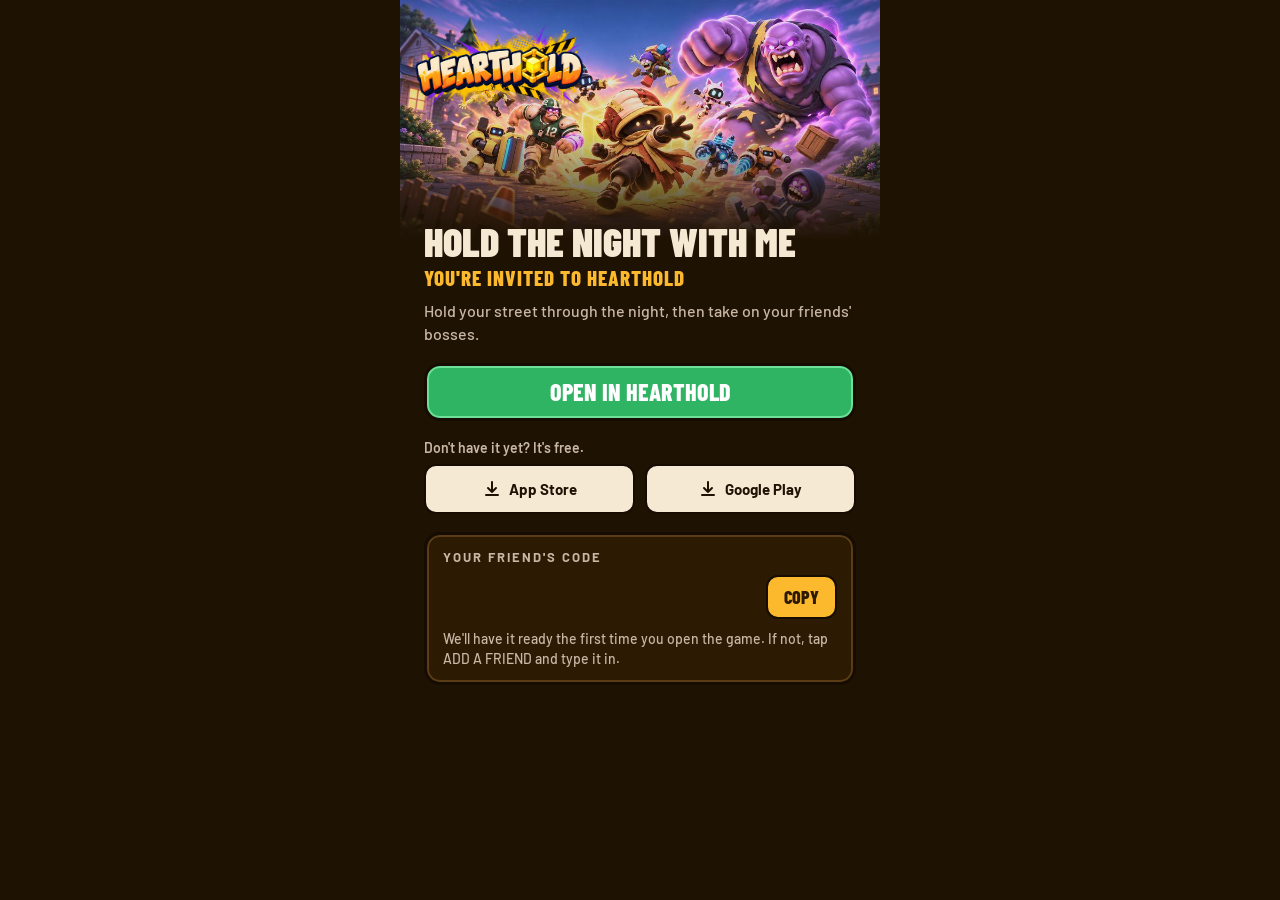
<file: f/index.html>
<!doctype html>
<html lang="en">
<head>
<meta charset="utf-8">
<meta name="viewport" content="width=device-width, initial-scale=1, viewport-fit=cover">
<!-- A friend invite (FRIENDS_DESIGN.md FR-7a). One static page for every code: /f/?c=CODE&n=street&k=keeper&l=level.
     A chat app reads only these tags, so its card is the same for everyone; the code is in the message and on this page.
     With Hearthold installed the phone opens the game instead (InviteLinks.cs, /.well-known on nanyka.github.io). -->
<title>Hold the night with me - Hearthold</title>
<meta name="description" content="Join me in Hearthold. Hold your street through the night. Free on iPhone and Android.">
<meta property="og:type" content="website">
<meta property="og:site_name" content="Hearthold">
<meta property="og:title" content="Hold the night with me">
<meta property="og:description" content="Join me in Hearthold. Free on iPhone and Android.">
<meta property="og:image" content="https://nanyka.github.io/heartholdgame/f/card.jpg">
<meta property="og:image:type" content="image/jpeg">
<meta property="og:image:width" content="1200">
<meta property="og:image:height" content="630">
<meta property="og:image:alt" content="Hearthold: Hold the night with me">
<meta name="twitter:card" content="summary_large_image">
<meta name="twitter:image" content="https://nanyka.github.io/heartholdgame/f/card.jpg">
<meta name="apple-itunes-app" content="app-id=6832479390">
<meta name="theme-color" content="#1E1203">
<link rel="icon" href="favicon.png">
<link rel="apple-touch-icon" href="apple-touch-icon.png">
<link rel="stylesheet" href="invite.css">
</head>
<body>
<main class="page">
<div class="hero">
<img class="hero-art" src="hero.jpg" alt="June leads the bots down Maple Row against the Hollows">
<div class="hero-shade"></div>
<img class="logo" src="logo.png" alt="Hearthold">
</div>
<div class="body">
<div class="heading">
<h1 id="title">Hold the night with me</h1>
<p class="street" id="street">You're invited to Hearthold</p>
<p class="keeper" id="keeper" hidden></p>
<p class="pitch">Hold your street through the night, then take on your friends' bosses.</p>
</div>
<a class="open" id="open" href="#">Open in Hearthold</a>
<div class="stores">
<p class="stores-label">Don't have it yet? It's free.</p>
<div class="store-row">
<a class="store" id="apple" href="https://apps.apple.com/app/id6832479390"><svg width="18" height="18" viewBox="0 0 18 18" aria-hidden="true"><path d="M9 2 L9 12 M5 8 L9 12 L13 8 M3 15 L15 15" fill="none" stroke="#1E1203" stroke-width="2" stroke-linecap="round" stroke-linejoin="round"/></svg>App Store</a>
<a class="store" id="google" href="https://play.google.com/store/apps/details?id=com.nanykalab.hearthold"><svg width="18" height="18" viewBox="0 0 18 18" aria-hidden="true"><path d="M9 2 L9 12 M5 8 L9 12 L13 8 M3 15 L15 15" fill="none" stroke="#1E1203" stroke-width="2" stroke-linecap="round" stroke-linejoin="round"/></svg>Google Play</a>
</div>
</div>
<section class="code-box" id="code-box" aria-labelledby="code-label" hidden>
<p class="code-label" id="code-label">Your friend's code</p>
<div class="code-row">
<span class="code" id="code"></span>
<button type="button" class="copy" id="copy">Copy</button>
</div>
<p class="code-note">We'll have it ready the first time you open the game. If not, tap ADD A FRIEND and type it in.</p>
</section>
</div>
</main>
<script>
(function () {
    // The same reading as the game's (FriendRules.CODE_ALPHABET, InviteLinks.cs): only the code means anything.
    var ALPHABET = "23456789ABCDEFGHJKMNPQRSTUVWXYZ";
    var KEEPERS = ["June", "Cal", "Gus", "Red", "Priya", "Dale", "Ines", "Bram"];
    var query = new URLSearchParams(location.search);

    var code = (query.get("c") || "").toUpperCase().replace(/[\s-]/g, "");
    var isCode = code.length === 8 && code.split("").every(function (read) { return ALPHABET.indexOf(read) >= 0; });
    var street = (query.get("n") || "").replace(/[^\p{L}\p{N} '\-]/gu, "").replace(/\s+/g, " ").trim().slice(0, 24);
    var keeperRead = (query.get("k") || "").toLowerCase();
    var keeper = KEEPERS.filter(function (name) { return name.toLowerCase() === keeperRead; })[0] || "";
    var level = parseInt(query.get("l") || "", 10);

    if (keeper) {
        document.getElementById("title").textContent = "Hold the night with " + keeper;
        document.title = "Hold the night with " + keeper + " - Hearthold";
    }

    if (street) {
        document.getElementById("street").textContent = street + " invited you";
    }

    if (keeper && level >= 1 && level <= 999) {
        var keeperLine = document.getElementById("keeper");
        keeperLine.textContent = keeper + ", level " + level;
        keeperLine.hidden = false;
    }

    function copy(text) {
        if (navigator.clipboard && navigator.clipboard.writeText) {
            return navigator.clipboard.writeText(text).catch(function () {});
        }
        return Promise.resolve();
    }

    if (!isCode) {
        document.getElementById("open").hidden = true;
        return;
    }

    document.getElementById("open").href = "hearthold://friend/" + code;
    document.getElementById("code").textContent = code.slice(0, 4) + " " + code.slice(4);
    document.getElementById("code-label").textContent = (keeper || "Your friend") + "'s friend code";
    document.getElementById("code-box").hidden = false;

    // Android: the store hands this to the game on its first open (the install referrer).
    document.getElementById("google").href += "&referrer=" + encodeURIComponent("friend=" + code);

    // iPhone: no referrer, so the link is copied and the game looks for it on its first open.
    document.getElementById("apple").addEventListener("click", function () { copy(location.href); });

    document.getElementById("copy").addEventListener("click", function () {
        copy(code).then(function () {
            var button = document.getElementById("copy");
            button.textContent = "Copied";
            setTimeout(function () { button.textContent = "Copy"; }, 1600);
        });
    });
})();
</script>
</body>
</html>
</file>
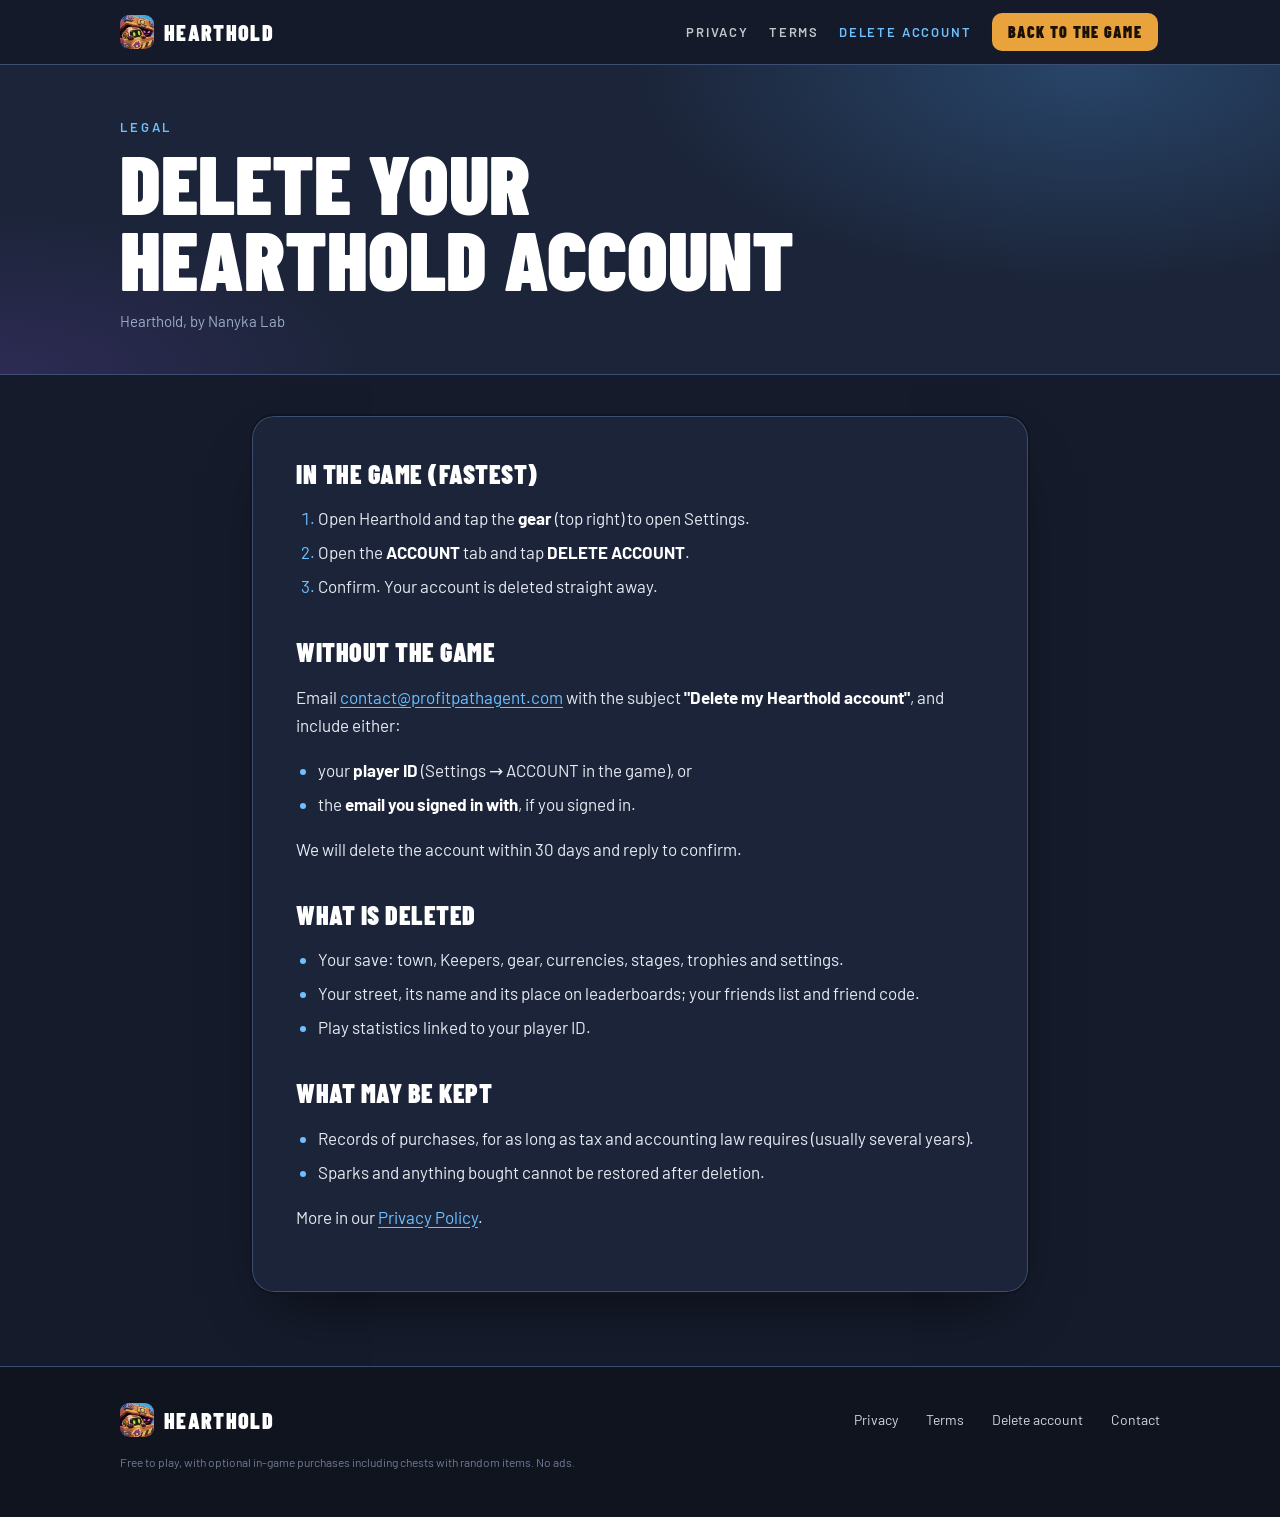
<file: delete-account.html>
<!doctype html>
<html lang="en">
<head>
<meta charset="utf-8">
<meta name="viewport" content="width=device-width, initial-scale=1">
<title>Delete Your Hearthold Account</title>
<meta name="theme-color" content="#151B2B">
<link rel="icon" href="icon.webp">
<link rel="preconnect" href="https://fonts.googleapis.com">
<link rel="preconnect" href="https://fonts.gstatic.com" crossorigin>
<link rel="stylesheet" href="https://fonts.googleapis.com/css2?family=Barlow+Condensed:wght@800;900&family=Barlow:wght@400;500;600&display=swap">
<link rel="stylesheet" href="style.css">
</head>
<body>
<header class="bar"><div class="in">
<a class="brand" href="index.html"><img src="icon.webp" alt="">HEARTHOLD</a>
<nav aria-label="Legal"><a href="privacy.html">Privacy</a><a href="terms.html">Terms</a><a href="delete-account.html" aria-current="page">Delete account</a></nav>
<a class="btn" href="index.html">Back to the game</a>
</div></header>
<section class="hero"><div class="in">
<p class="eyebrow">Legal</p>
<h1>Delete your Hearthold account</h1>
<p class="meta">Hearthold, by Nanyka Lab</p>
</div></section>
<main class="doc"><div class="card">

<h2>In the game (fastest)</h2>
<ol>
<li>Open Hearthold and tap the <strong>gear</strong> (top right) to open Settings.</li>
<li>Open the <strong>ACCOUNT</strong> tab and tap <strong>DELETE ACCOUNT</strong>.</li>
<li>Confirm. Your account is deleted straight away.</li>
</ol>

<h2>Without the game</h2>
<p>Email <a href="mailto:contact@profitpathagent.com?subject=Delete%20my%20Hearthold%20account">contact@profitpathagent.com</a>
with the subject <strong>"Delete my Hearthold account"</strong>, and include either:</p>
<ul>
<li>your <strong>player ID</strong> (Settings &rarr; ACCOUNT in the game), or</li>
<li>the <strong>email you signed in with</strong>, if you signed in.</li>
</ul>
<p>We will delete the account within 30 days and reply to confirm.</p>

<h2>What is deleted</h2>
<ul>
<li>Your save: town, Keepers, gear, currencies, stages, trophies and settings.</li>
<li>Your street, its name and its place on leaderboards; your friends list and friend code.</li>
<li>Play statistics linked to your player ID.</li>
</ul>

<h2>What may be kept</h2>
<ul>
<li>Records of purchases, for as long as tax and accounting law requires (usually several years).</li>
<li>Sparks and anything bought cannot be restored after deletion.</li>
</ul>

<p>More in our <a href="privacy.html">Privacy Policy</a>.</p>
</div></main>
<footer class="foot"><div class="in">
<a class="brand" href="index.html"><img src="icon.webp" alt="">HEARTHOLD</a>
<nav aria-label="Footer"><a href="privacy.html">Privacy</a><a href="terms.html">Terms</a><a href="delete-account.html">Delete account</a><a href="mailto:contact@profitpathagent.com">Contact</a></nav>
<p class="legal">Free to play, with optional in-game purchases including chests with random items. No ads.</p>
</div></footer>
</body>
</html>
</file>
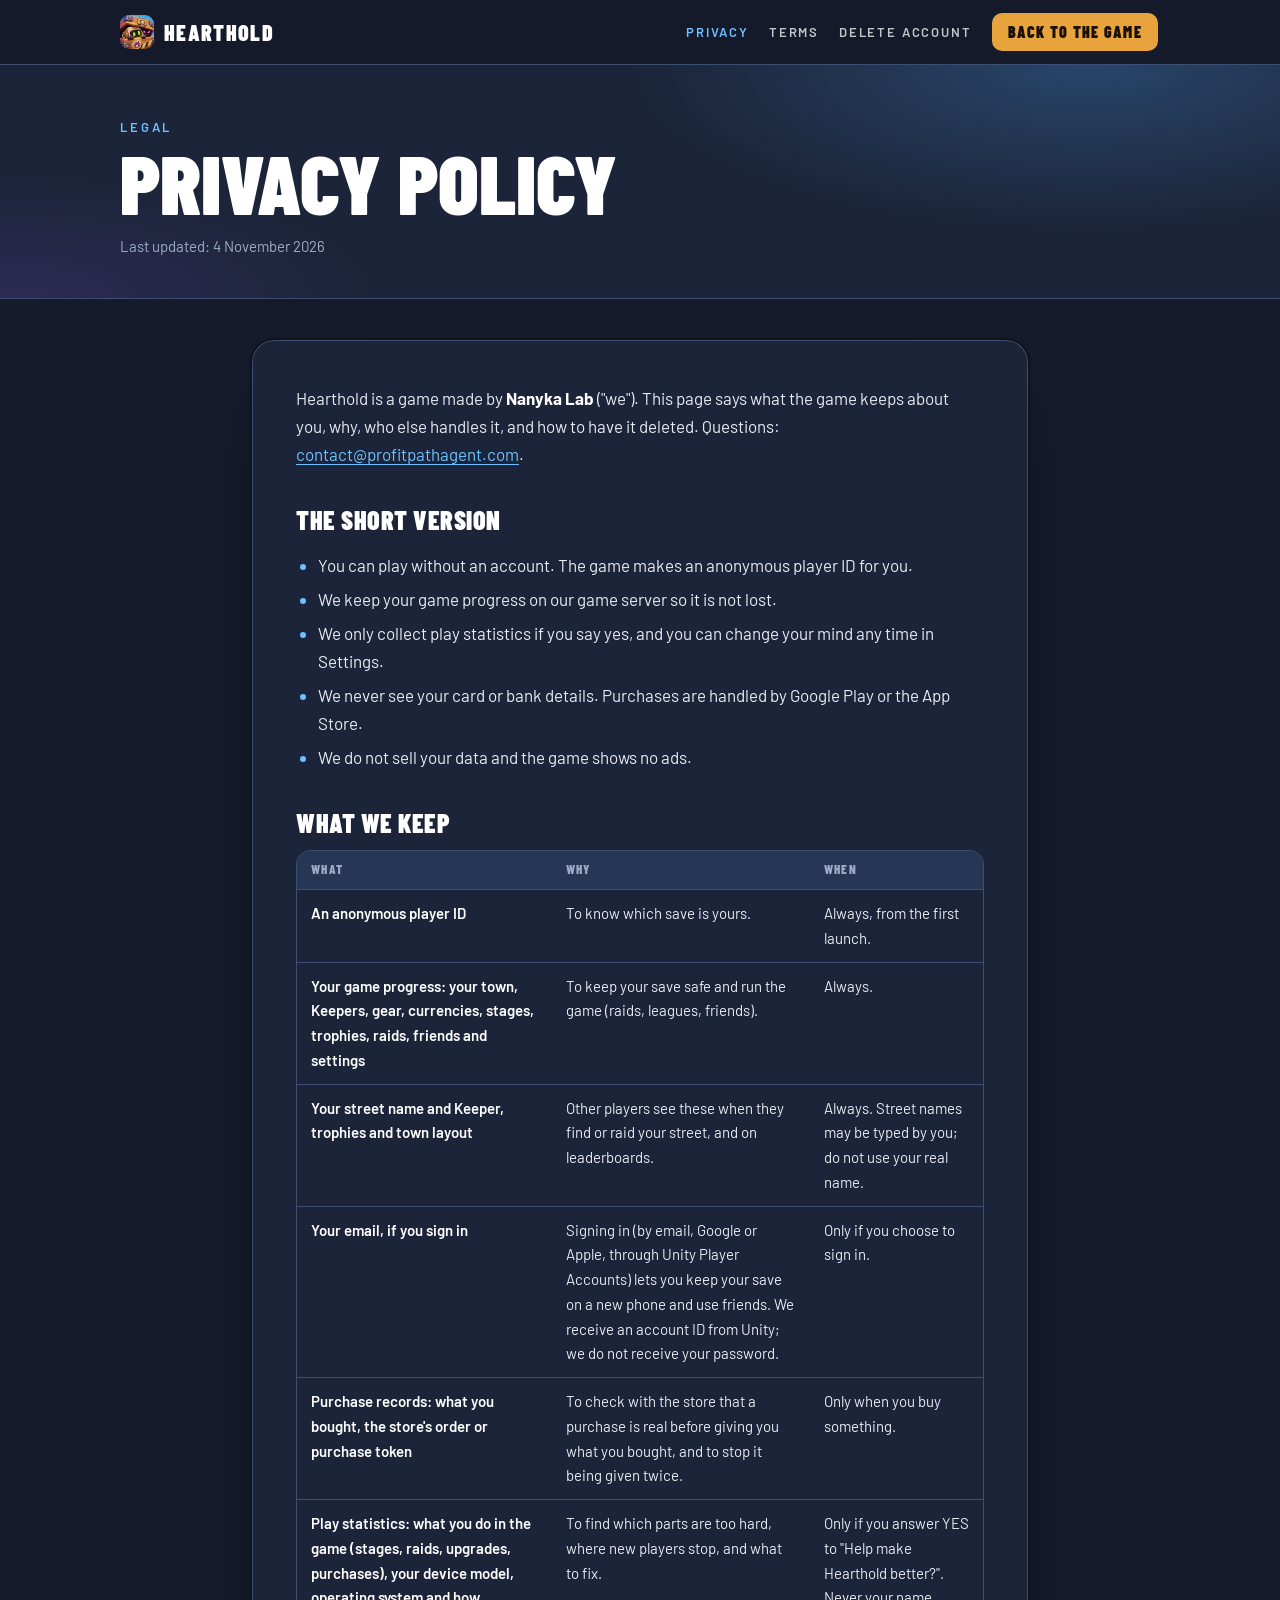
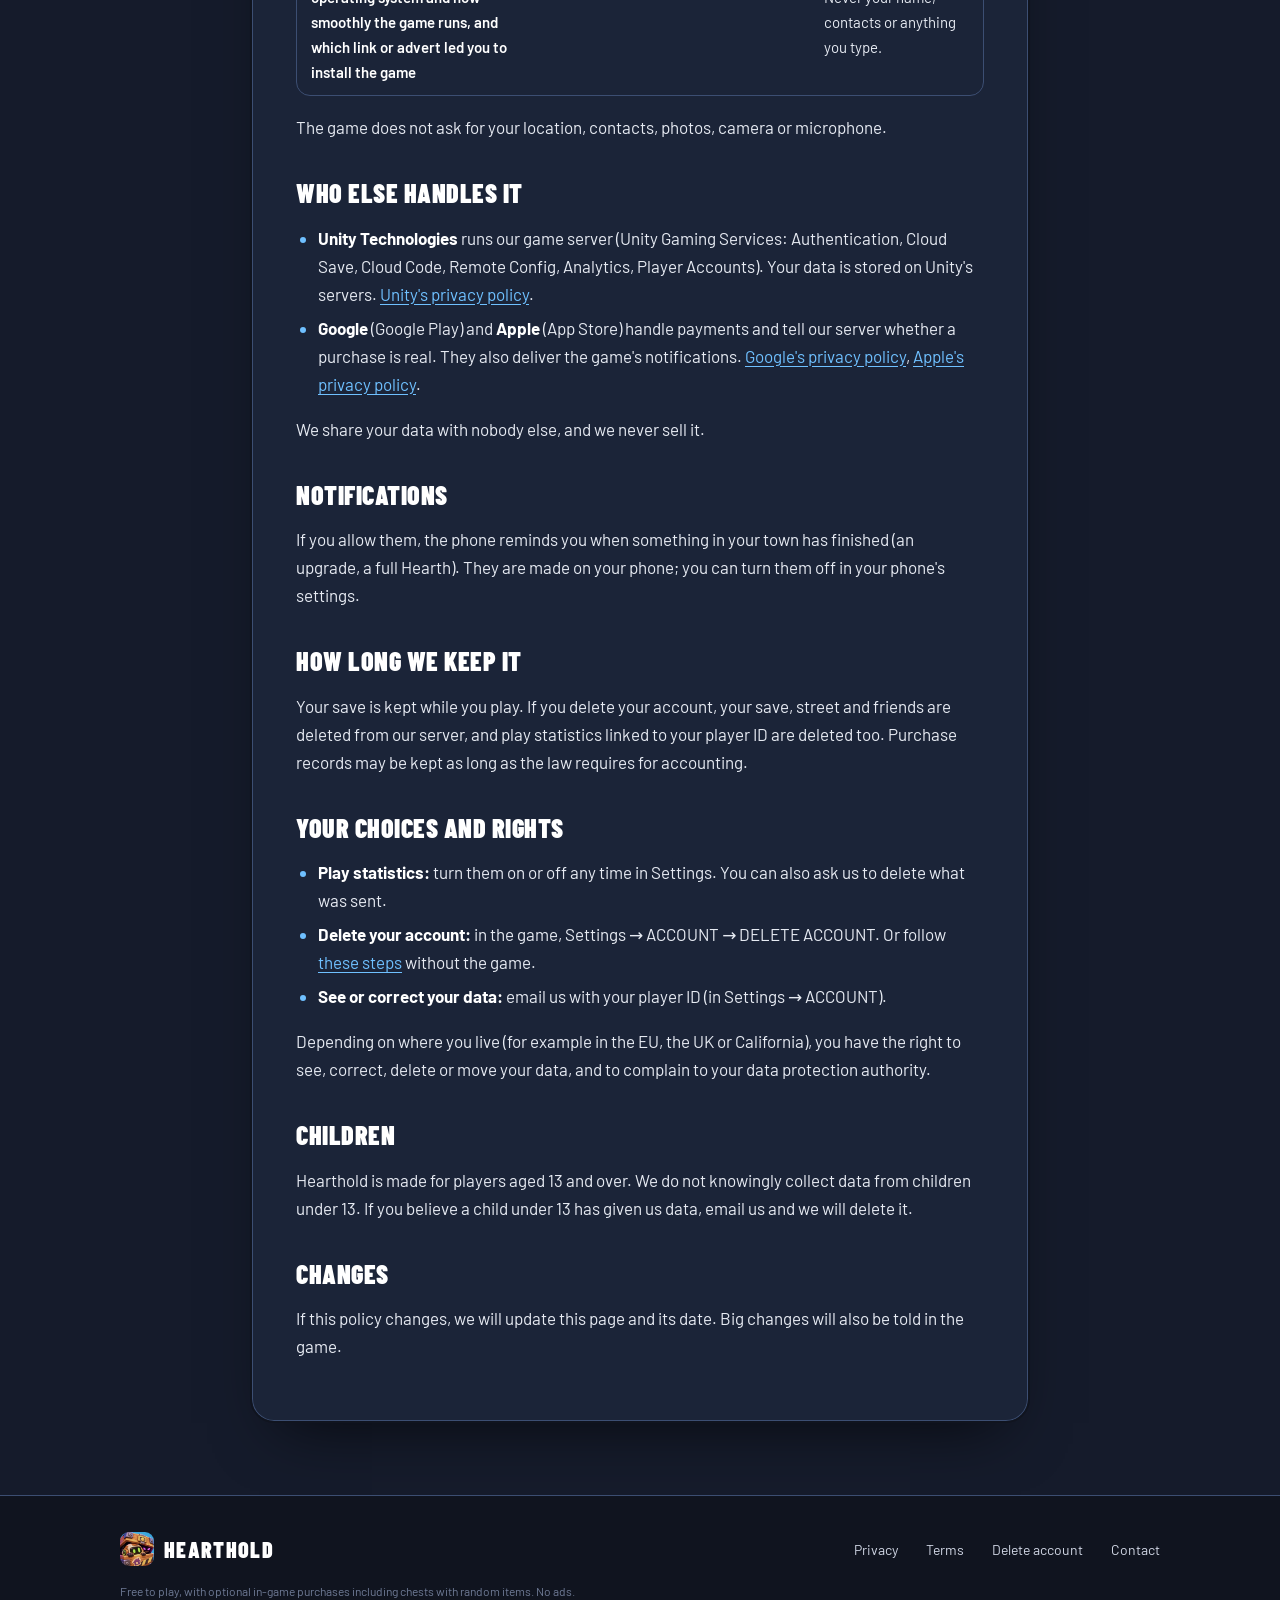
<file: privacy.html>
<!doctype html>
<html lang="en">
<head>
<meta charset="utf-8">
<meta name="viewport" content="width=device-width, initial-scale=1">
<title>Hearthold Privacy Policy</title>
<meta name="theme-color" content="#151B2B">
<link rel="icon" href="icon.webp">
<link rel="preconnect" href="https://fonts.googleapis.com">
<link rel="preconnect" href="https://fonts.gstatic.com" crossorigin>
<link rel="stylesheet" href="https://fonts.googleapis.com/css2?family=Barlow+Condensed:wght@800;900&family=Barlow:wght@400;500;600&display=swap">
<link rel="stylesheet" href="style.css">
</head>
<body>
<header class="bar"><div class="in">
<a class="brand" href="index.html"><img src="icon.webp" alt="">HEARTHOLD</a>
<nav aria-label="Legal"><a href="privacy.html" aria-current="page">Privacy</a><a href="terms.html">Terms</a><a href="delete-account.html">Delete account</a></nav>
<a class="btn" href="index.html">Back to the game</a>
</div></header>
<section class="hero"><div class="in">
<p class="eyebrow">Legal</p>
<h1>Privacy Policy</h1>
<p class="meta">Last updated: 4 November 2026</p>
</div></section>
<main class="doc"><div class="card">

<p>Hearthold is a game made by <strong>Nanyka Lab</strong> ("we"). This page says what the game keeps about you, why,
who else handles it, and how to have it deleted. Questions: <a href="mailto:contact@profitpathagent.com">contact@profitpathagent.com</a>.</p>

<h2>The short version</h2>
<ul>
<li>You can play without an account. The game makes an anonymous player ID for you.</li>
<li>We keep your game progress on our game server so it is not lost.</li>
<li>We only collect play statistics if you say yes, and you can change your mind any time in Settings.</li>
<li>We never see your card or bank details. Purchases are handled by Google Play or the App Store.</li>
<li>We do not sell your data and the game shows no ads.</li>
</ul>

<h2>What we keep</h2>
<table>
<tr><th>What</th><th>Why</th><th>When</th></tr>
<tr><td>An anonymous player ID</td><td>To know which save is yours.</td><td>Always, from the first launch.</td></tr>
<tr><td>Your game progress: your town, Keepers, gear, currencies, stages, trophies, raids, friends and settings</td>
<td>To keep your save safe and run the game (raids, leagues, friends).</td><td>Always.</td></tr>
<tr><td>Your street name and Keeper, trophies and town layout</td>
<td>Other players see these when they find or raid your street, and on leaderboards.</td><td>Always. Street names may be typed by you; do not use your real name.</td></tr>
<tr><td>Your email, if you sign in</td>
<td>Signing in (by email, Google or Apple, through Unity Player Accounts) lets you keep your save on a new phone and use friends.
We receive an account ID from Unity; we do not receive your password.</td><td>Only if you choose to sign in.</td></tr>
<tr><td>Purchase records: what you bought, the store's order or purchase token</td>
<td>To check with the store that a purchase is real before giving you what you bought, and to stop it being given twice.</td>
<td>Only when you buy something.</td></tr>
<tr><td>Play statistics: what you do in the game (stages, raids, upgrades, purchases), your device model, operating system
and how smoothly the game runs, and which link or advert led you to install the game</td>
<td>To find which parts are too hard, where new players stop, and what to fix.</td>
<td>Only if you answer YES to "Help make Hearthold better?". Never your name, contacts or anything you type.</td></tr>
</table>
<p>The game does not ask for your location, contacts, photos, camera or microphone.</p>

<h2>Who else handles it</h2>
<ul>
<li><strong>Unity Technologies</strong> runs our game server (Unity Gaming Services: Authentication, Cloud Save, Cloud Code,
Remote Config, Analytics, Player Accounts). Your data is stored on Unity's servers.
<a href="https://unity.com/legal/privacy-policy">Unity's privacy policy</a>.</li>
<li><strong>Google</strong> (Google Play) and <strong>Apple</strong> (App Store) handle payments and tell our server whether a purchase
is real. They also deliver the game's notifications. <a href="https://policies.google.com/privacy">Google's privacy policy</a>,
<a href="https://www.apple.com/legal/privacy/">Apple's privacy policy</a>.</li>
</ul>
<p>We share your data with nobody else, and we never sell it.</p>

<h2>Notifications</h2>
<p>If you allow them, the phone reminds you when something in your town has finished (an upgrade, a full Hearth). They are
made on your phone; you can turn them off in your phone's settings.</p>

<h2>How long we keep it</h2>
<p>Your save is kept while you play. If you delete your account, your save, street and friends are deleted from our server,
and play statistics linked to your player ID are deleted too. Purchase records may be kept as long as the law requires for
accounting.</p>

<h2>Your choices and rights</h2>
<ul>
<li><strong>Play statistics:</strong> turn them on or off any time in Settings. You can also ask us to delete what was sent.</li>
<li><strong>Delete your account:</strong> in the game, Settings &rarr; ACCOUNT &rarr; DELETE ACCOUNT. Or follow
<a href="delete-account.html">these steps</a> without the game.</li>
<li><strong>See or correct your data:</strong> email us with your player ID (in Settings &rarr; ACCOUNT).</li>
</ul>
<p>Depending on where you live (for example in the EU, the UK or California), you have the right to see, correct, delete or
move your data, and to complain to your data protection authority.</p>

<h2>Children</h2>
<p>Hearthold is made for players aged 13 and over. We do not knowingly collect data from children under 13. If you believe a
child under 13 has given us data, email us and we will delete it.</p>

<h2>Changes</h2>
<p>If this policy changes, we will update this page and its date. Big changes will also be told in the game.</p>
</div></main>
<footer class="foot"><div class="in">
<a class="brand" href="index.html"><img src="icon.webp" alt="">HEARTHOLD</a>
<nav aria-label="Footer"><a href="privacy.html">Privacy</a><a href="terms.html">Terms</a><a href="delete-account.html">Delete account</a><a href="mailto:contact@profitpathagent.com">Contact</a></nav>
<p class="legal">Free to play, with optional in-game purchases including chests with random items. No ads.</p>
</div></footer>
</body>
</html>
</file>
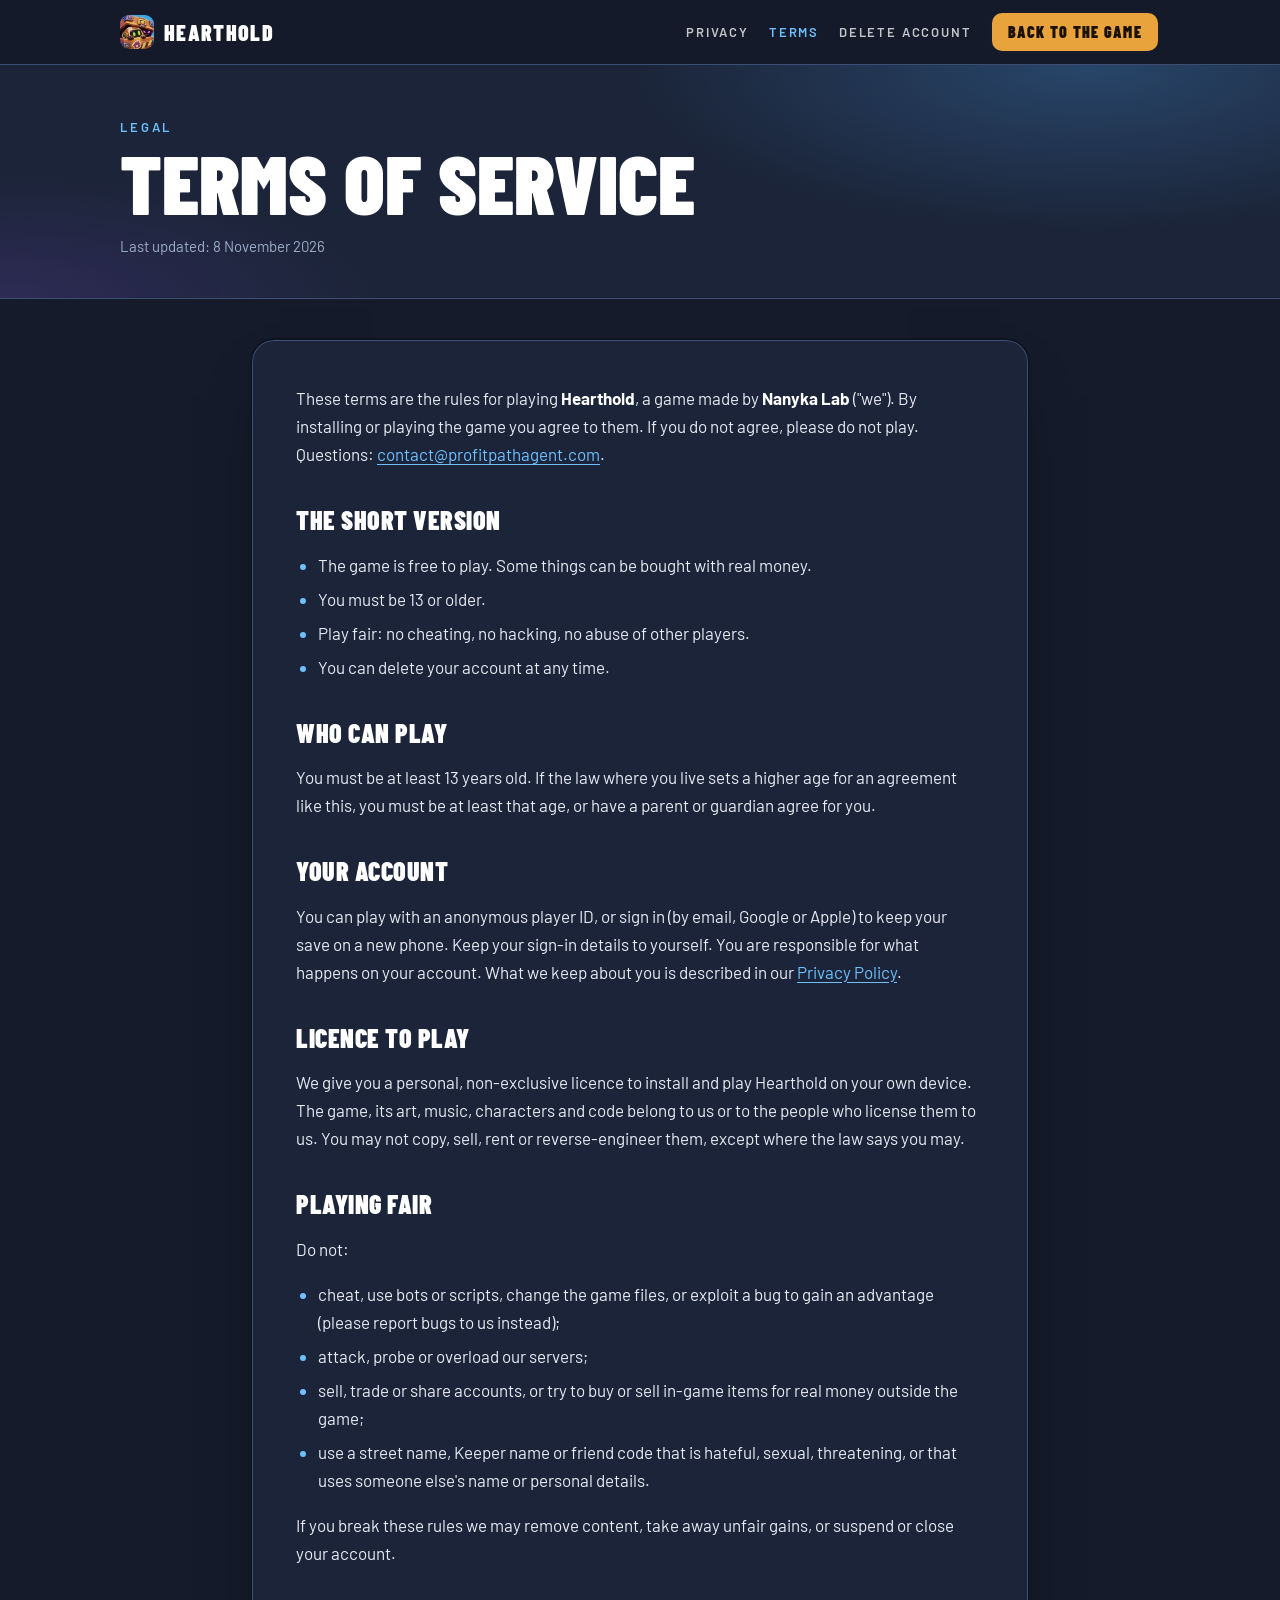
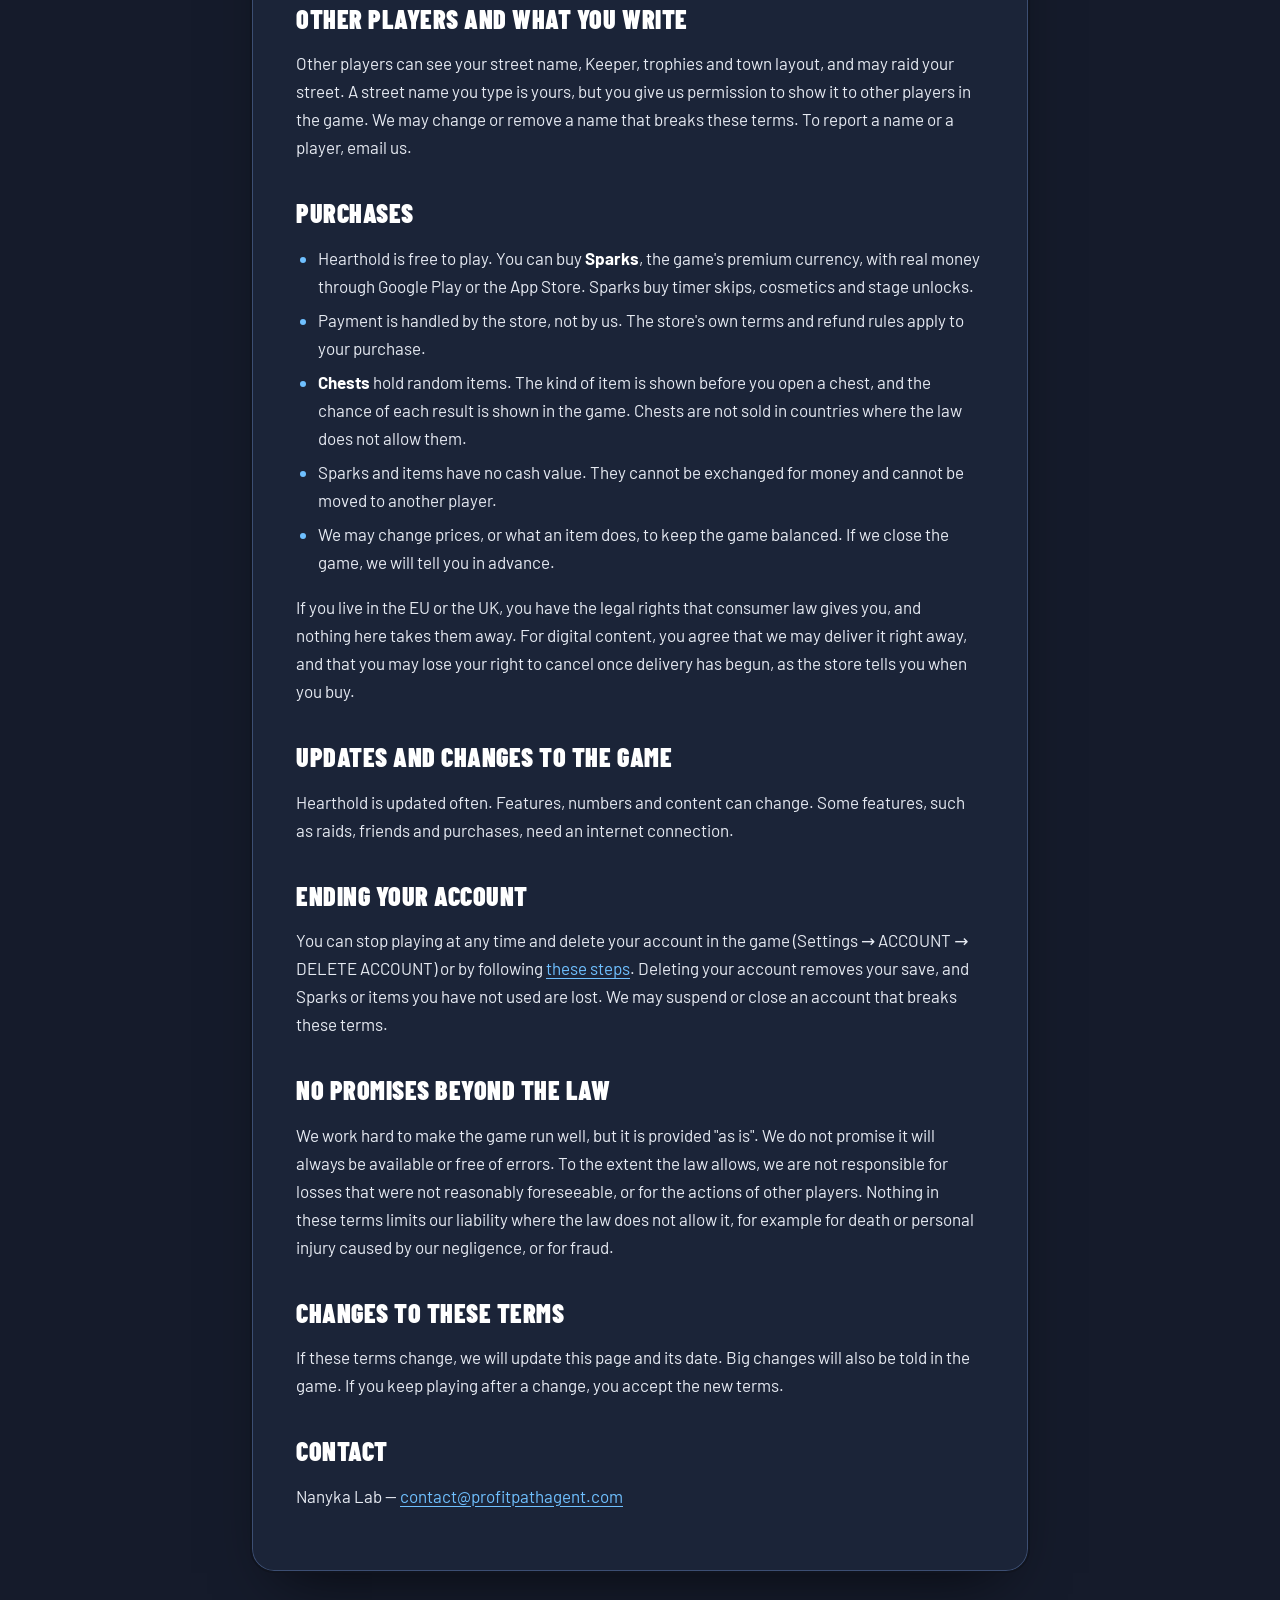
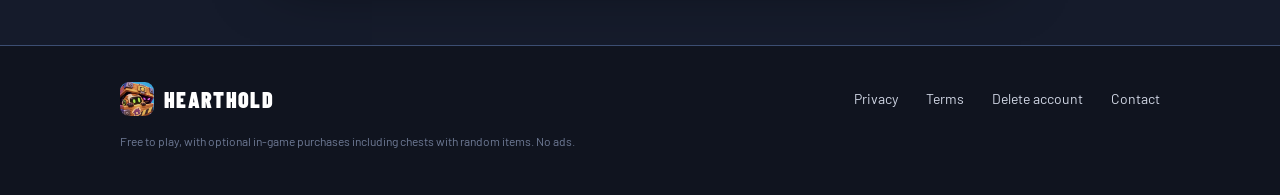
<file: terms.html>
<!doctype html>
<html lang="en">
<head>
<meta charset="utf-8">
<meta name="viewport" content="width=device-width, initial-scale=1">
<title>Hearthold Terms of Service</title>
<meta name="theme-color" content="#151B2B">
<link rel="icon" href="icon.webp">
<link rel="preconnect" href="https://fonts.googleapis.com">
<link rel="preconnect" href="https://fonts.gstatic.com" crossorigin>
<link rel="stylesheet" href="https://fonts.googleapis.com/css2?family=Barlow+Condensed:wght@800;900&family=Barlow:wght@400;500;600&display=swap">
<link rel="stylesheet" href="style.css">
</head>
<body>
<header class="bar"><div class="in">
<a class="brand" href="index.html"><img src="icon.webp" alt="">HEARTHOLD</a>
<nav aria-label="Legal"><a href="privacy.html">Privacy</a><a href="terms.html" aria-current="page">Terms</a><a href="delete-account.html">Delete account</a></nav>
<a class="btn" href="index.html">Back to the game</a>
</div></header>
<section class="hero"><div class="in">
<p class="eyebrow">Legal</p>
<h1>Terms of Service</h1>
<p class="meta">Last updated: 8 November 2026</p>
</div></section>
<main class="doc"><div class="card">

<p>These terms are the rules for playing <strong>Hearthold</strong>, a game made by <strong>Nanyka Lab</strong> ("we").
By installing or playing the game you agree to them. If you do not agree, please do not play.
Questions: <a href="mailto:contact@profitpathagent.com">contact@profitpathagent.com</a>.</p>

<h2>The short version</h2>
<ul>
<li>The game is free to play. Some things can be bought with real money.</li>
<li>You must be 13 or older.</li>
<li>Play fair: no cheating, no hacking, no abuse of other players.</li>
<li>You can delete your account at any time.</li>
</ul>

<h2>Who can play</h2>
<p>You must be at least 13 years old. If the law where you live sets a higher age for an agreement like this, you must
be at least that age, or have a parent or guardian agree for you.</p>

<h2>Your account</h2>
<p>You can play with an anonymous player ID, or sign in (by email, Google or Apple) to keep your save on a new phone.
Keep your sign-in details to yourself. You are responsible for what happens on your account.
What we keep about you is described in our <a href="privacy.html">Privacy Policy</a>.</p>

<h2>Licence to play</h2>
<p>We give you a personal, non-exclusive licence to install and play Hearthold on your own device. The game, its art, music,
characters and code belong to us or to the people who license them to us. You may not copy, sell, rent or reverse-engineer
them, except where the law says you may.</p>

<h2>Playing fair</h2>
<p>Do not:</p>
<ul>
<li>cheat, use bots or scripts, change the game files, or exploit a bug to gain an advantage (please report bugs to us instead);</li>
<li>attack, probe or overload our servers;</li>
<li>sell, trade or share accounts, or try to buy or sell in-game items for real money outside the game;</li>
<li>use a street name, Keeper name or friend code that is hateful, sexual, threatening, or that uses someone else's name or personal details.</li>
</ul>
<p>If you break these rules we may remove content, take away unfair gains, or suspend or close your account.</p>

<h2>Other players and what you write</h2>
<p>Other players can see your street name, Keeper, trophies and town layout, and may raid your street.
A street name you type is yours, but you give us permission to show it to other players in the game.
We may change or remove a name that breaks these terms. To report a name or a player, email us.</p>

<h2>Purchases</h2>
<ul>
<li>Hearthold is free to play. You can buy <strong>Sparks</strong>, the game's premium currency, with real money through
Google Play or the App Store. Sparks buy timer skips, cosmetics and stage unlocks.</li>
<li>Payment is handled by the store, not by us. The store's own terms and refund rules apply to your purchase.</li>
<li><strong>Chests</strong> hold random items. The kind of item is shown before you open a chest, and the chance of each
result is shown in the game. Chests are not sold in countries where the law does not allow them.</li>
<li>Sparks and items have no cash value. They cannot be exchanged for money and cannot be moved to another player.</li>
<li>We may change prices, or what an item does, to keep the game balanced. If we close the game, we will tell you in advance.</li>
</ul>
<p>If you live in the EU or the UK, you have the legal rights that consumer law gives you, and nothing here takes them away.
For digital content, you agree that we may deliver it right away, and that you may lose your right to cancel
once delivery has begun, as the store tells you when you buy.</p>

<h2>Updates and changes to the game</h2>
<p>Hearthold is updated often. Features, numbers and content can change. Some features, such as raids, friends and purchases,
need an internet connection.</p>

<h2>Ending your account</h2>
<p>You can stop playing at any time and delete your account in the game (Settings &rarr; ACCOUNT &rarr; DELETE ACCOUNT)
or by following <a href="delete-account.html">these steps</a>. Deleting your account removes your save, and Sparks or items
you have not used are lost. We may suspend or close an account that breaks these terms.</p>

<h2>No promises beyond the law</h2>
<p>We work hard to make the game run well, but it is provided "as is". We do not promise it will always be available or
free of errors. To the extent the law allows, we are not responsible for losses that were not reasonably foreseeable, or for
the actions of other players. Nothing in these terms limits our liability where the law does not allow it, for example for
death or personal injury caused by our negligence, or for fraud.</p>

<h2>Changes to these terms</h2>
<p>If these terms change, we will update this page and its date. Big changes will also be told in the game. If you keep
playing after a change, you accept the new terms.</p>

<h2>Contact</h2>
<p>Nanyka Lab &mdash; <a href="mailto:contact@profitpathagent.com">contact@profitpathagent.com</a></p>
</div></main>
<footer class="foot"><div class="in">
<a class="brand" href="index.html"><img src="icon.webp" alt="">HEARTHOLD</a>
<nav aria-label="Footer"><a href="privacy.html">Privacy</a><a href="terms.html">Terms</a><a href="delete-account.html">Delete account</a><a href="mailto:contact@profitpathagent.com">Contact</a></nav>
<p class="legal">Free to play, with optional in-game purchases including chests with random items. No ads.</p>
</div></footer>
</body>
</html>
</file>
<file: f/invite.css>
@import url("https://fonts.googleapis.com/css2?family=Barlow+Condensed:wght@800;900&family=Barlow:wght@500;600;700&display=swap");
:root { --ink: #160C02; --ground: #1E1203; --panel: #2C1A03; --paper: #F6E9D4; --muted: #C9B7A6; --gold: #FDB92E; --green: #2FB463; }
* { box-sizing: border-box; }
html, body { margin: 0; background: var(--ground); color: var(--paper); font-family: "Barlow", system-ui, sans-serif; }
.page { max-width: 480px; margin: 0 auto; min-height: 100vh; display: flex; flex-direction: column; }
.hero { position: relative; height: 240px; overflow: hidden; }
.hero-art { position: absolute; inset: 0; width: 100%; height: 100%; object-fit: cover; object-position: 50% 40%; }
.hero-shade { position: absolute; left: 0; right: 0; bottom: 0; height: 110px; background: linear-gradient(to bottom, rgba(30,18,3,0), var(--ground)); }
.logo { position: absolute; left: 14px; top: 14px; width: 170px; height: auto; }
.body { padding: 0 24px 32px; margin-top: -18px; position: relative; display: flex; flex-direction: column; gap: 18px; }
.heading { display: flex; flex-direction: column; gap: 4px; }
h1 { margin: 0; font-family: "Barlow Condensed", sans-serif; font-weight: 900; font-size: 40px; line-height: 0.98; text-transform: uppercase; }
.street { margin: 0; font-family: "Barlow Condensed", sans-serif; font-weight: 800; font-size: 21px; letter-spacing: 1px; text-transform: uppercase; color: var(--gold); }
.keeper { margin: 0; font-weight: 600; font-size: 15px; color: var(--muted); }
.pitch { margin: 6px 0 0; font-weight: 500; font-size: 16px; line-height: 1.4; color: var(--muted); }
.open { height: 58px; border-radius: 16px; background: var(--green); border: 3px solid var(--ink); box-shadow: inset 0 0 0 2px #6FE09A; display: flex; align-items: center; justify-content: center; text-decoration: none; color: #fff; font-family: "Barlow Condensed", sans-serif; font-weight: 800; font-size: 24px; text-transform: uppercase; }
.stores { display: flex; flex-direction: column; gap: 8px; }
.stores-label { margin: 0; font-weight: 600; font-size: 14px; color: var(--muted); }
.store-row { display: flex; gap: 10px; }
.store { flex: 1; height: 50px; border-radius: 12px; background: var(--paper); border: 2px solid var(--ink); display: flex; align-items: center; justify-content: center; gap: 8px; text-decoration: none; color: var(--ground); font-weight: 700; font-size: 15px; }
.code-box { border-radius: 16px; background: var(--panel); border: 3px solid var(--ink); box-shadow: inset 0 0 0 2px #5A3D16; padding: 14px 16px; display: flex; flex-direction: column; gap: 10px; }
.code-label { margin: 0; font-weight: 700; font-size: 13px; letter-spacing: 2px; text-transform: uppercase; color: var(--muted); }
.code-row { display: flex; align-items: center; justify-content: space-between; gap: 10px; }
.code { font-family: "Barlow Condensed", sans-serif; font-weight: 900; font-size: 38px; letter-spacing: 4px; color: var(--gold); }
.copy { height: 44px; padding: 0 16px; border-radius: 12px; background: var(--gold); border: 2px solid var(--ink); font-family: "Barlow Condensed", sans-serif; font-weight: 800; font-size: 18px; text-transform: uppercase; color: var(--panel); cursor: pointer; }
.code-note { margin: 0; font-weight: 500; font-size: 14px; line-height: 1.4; color: var(--muted); }
a:focus-visible, button:focus-visible { outline: 3px solid var(--gold); outline-offset: 2px; }
</file>
<file: style.css>
/* Hearthold legal pages: the website's look (UI_DESIGN.md U-2/U-3 night ramp, Hearth blue, Barlow + Barlow Condensed).
   One deliberate dark look, like the main page. */
:root{
  --night:#151B2B; --ink:#1B2438; --panel:#263655; --line:#3C4E72;
  --paper:#FFFFFF; --text:#E6EAF2; --muted:#9CABC6; --blue:#4A9BE8; --glow:#6FC0FF; --amber:#E8A33D;
  --display:"Barlow Condensed","Arial Narrow",Impact,sans-serif;
  --body:"Barlow",system-ui,-apple-system,"Segoe UI",sans-serif;
  color-scheme:dark;
}
*{box-sizing:border-box}
body{margin:0;background:var(--night);color:var(--text);font:400 17px/1.65 var(--body)}
a{color:var(--glow);text-underline-offset:3px}
a:hover{color:#BFE3FF}
a:focus-visible{outline:2px solid var(--glow);outline-offset:3px;border-radius:6px}
.in{max-width:1080px;margin:0 auto;padding-left:max(20px,env(safe-area-inset-left,0px));padding-right:max(20px,env(safe-area-inset-right,0px))}

.bar{position:sticky;top:0;z-index:10;background:rgba(21,27,43,.88);backdrop-filter:blur(10px);-webkit-backdrop-filter:blur(10px);border-bottom:1px solid var(--line);padding-top:env(safe-area-inset-top,0px)}
.bar .in{display:flex;align-items:center;gap:18px;height:64px}
.brand{display:flex;align-items:center;gap:10px;color:var(--paper);text-decoration:none;font:900 22px/1 var(--display);letter-spacing:.06em}
.brand img{width:34px;height:34px;border-radius:9px}
.bar nav{display:flex;gap:20px;margin-left:auto;font:600 13px/1 var(--body);letter-spacing:.14em;text-transform:uppercase}
.bar nav a{color:var(--paper);text-decoration:none;opacity:.75}
.bar nav a:hover,.bar nav a[aria-current="page"]{opacity:1;color:var(--glow)}
.btn{display:inline-flex;align-items:center;font:900 16px/1 var(--display);letter-spacing:.08em;text-transform:uppercase;text-decoration:none;color:#1a1004;background:var(--amber);border:2px solid var(--night);border-radius:12px;padding:11px 16px;white-space:nowrap}
.btn:hover{color:#1a1004;filter:brightness(1.08)}
@media (max-width:760px){.bar nav{display:none}.btn{margin-left:auto}}

.hero{position:relative;overflow:hidden;border-bottom:1px solid var(--line);background:radial-gradient(60% 120% at 85% 0%,rgba(74,155,232,.28),transparent 60%),radial-gradient(50% 90% at 0% 100%,rgba(139,79,232,.16),transparent 60%),var(--ink)}
.hero .in{padding-block:56px 40px}
.eyebrow{margin:0 0 10px;font:600 13px/1 var(--body);letter-spacing:.22em;text-transform:uppercase;color:var(--glow)}
.hero h1{margin:0;font:900 clamp(44px,7vw,84px)/.9 var(--display);text-transform:uppercase;color:var(--paper);text-wrap:balance}
.hero .meta{margin:14px 0 0;color:var(--muted);font-size:15px}

.doc{max-width:820px;margin:-1px auto 0;padding:40px max(20px,env(safe-area-inset-left,0px)) 72px}
.doc>.card{background:var(--ink);border:2px solid #10141f;box-shadow:0 0 0 1px var(--line) inset,0 30px 60px -30px rgba(0,0,0,.7);border-radius:24px;padding:clamp(22px,4vw,44px)}
.doc h2{margin:38px 0 10px;font:900 26px/1.05 var(--display);text-transform:uppercase;letter-spacing:.02em;color:var(--paper)}
.doc .card>h2:first-child,.doc .card>p:first-child{margin-top:0}
.doc p,.doc li{max-width:68ch}
.doc ul,.doc ol{padding-left:22px}
.doc li{margin:6px 0}
.doc li::marker{color:var(--glow)}
.doc strong{color:var(--paper)}
.doc table{width:100%;border-collapse:separate;border-spacing:0;font-size:15px;margin:14px 0;border:1px solid var(--line);border-radius:14px;overflow:hidden}
.doc th,.doc td{text-align:left;vertical-align:top;padding:11px 14px;border-bottom:1px solid var(--line)}
.doc tr:last-child td{border-bottom:0}
.doc th{background:var(--panel);font:800 13px/1.2 var(--display);letter-spacing:.1em;text-transform:uppercase;color:var(--muted)}
.doc td:first-child{color:var(--paper);font-weight:600}
@media (max-width:560px){.doc table,.doc tr,.doc td,.doc th{display:block}.doc th{display:none}.doc td{padding:4px 14px;border:0}.doc tr{border-bottom:1px solid var(--line);padding:10px 0}.doc tr:last-child{border-bottom:0}}

.foot{border-top:1px solid var(--line);background:#10141f;color:var(--muted);font-size:14px}
.foot .in{padding-block:36px 44px;display:flex;flex-wrap:wrap;gap:16px 40px;justify-content:space-between;align-items:center}
.foot nav{display:flex;flex-wrap:wrap;gap:10px 28px}
.foot nav a{color:#D0D6E4;text-decoration:none}
.foot nav a:hover{color:var(--glow)}
.foot .legal{flex-basis:100%;margin:0;font-size:12px;color:#6F7B96}
</file>
